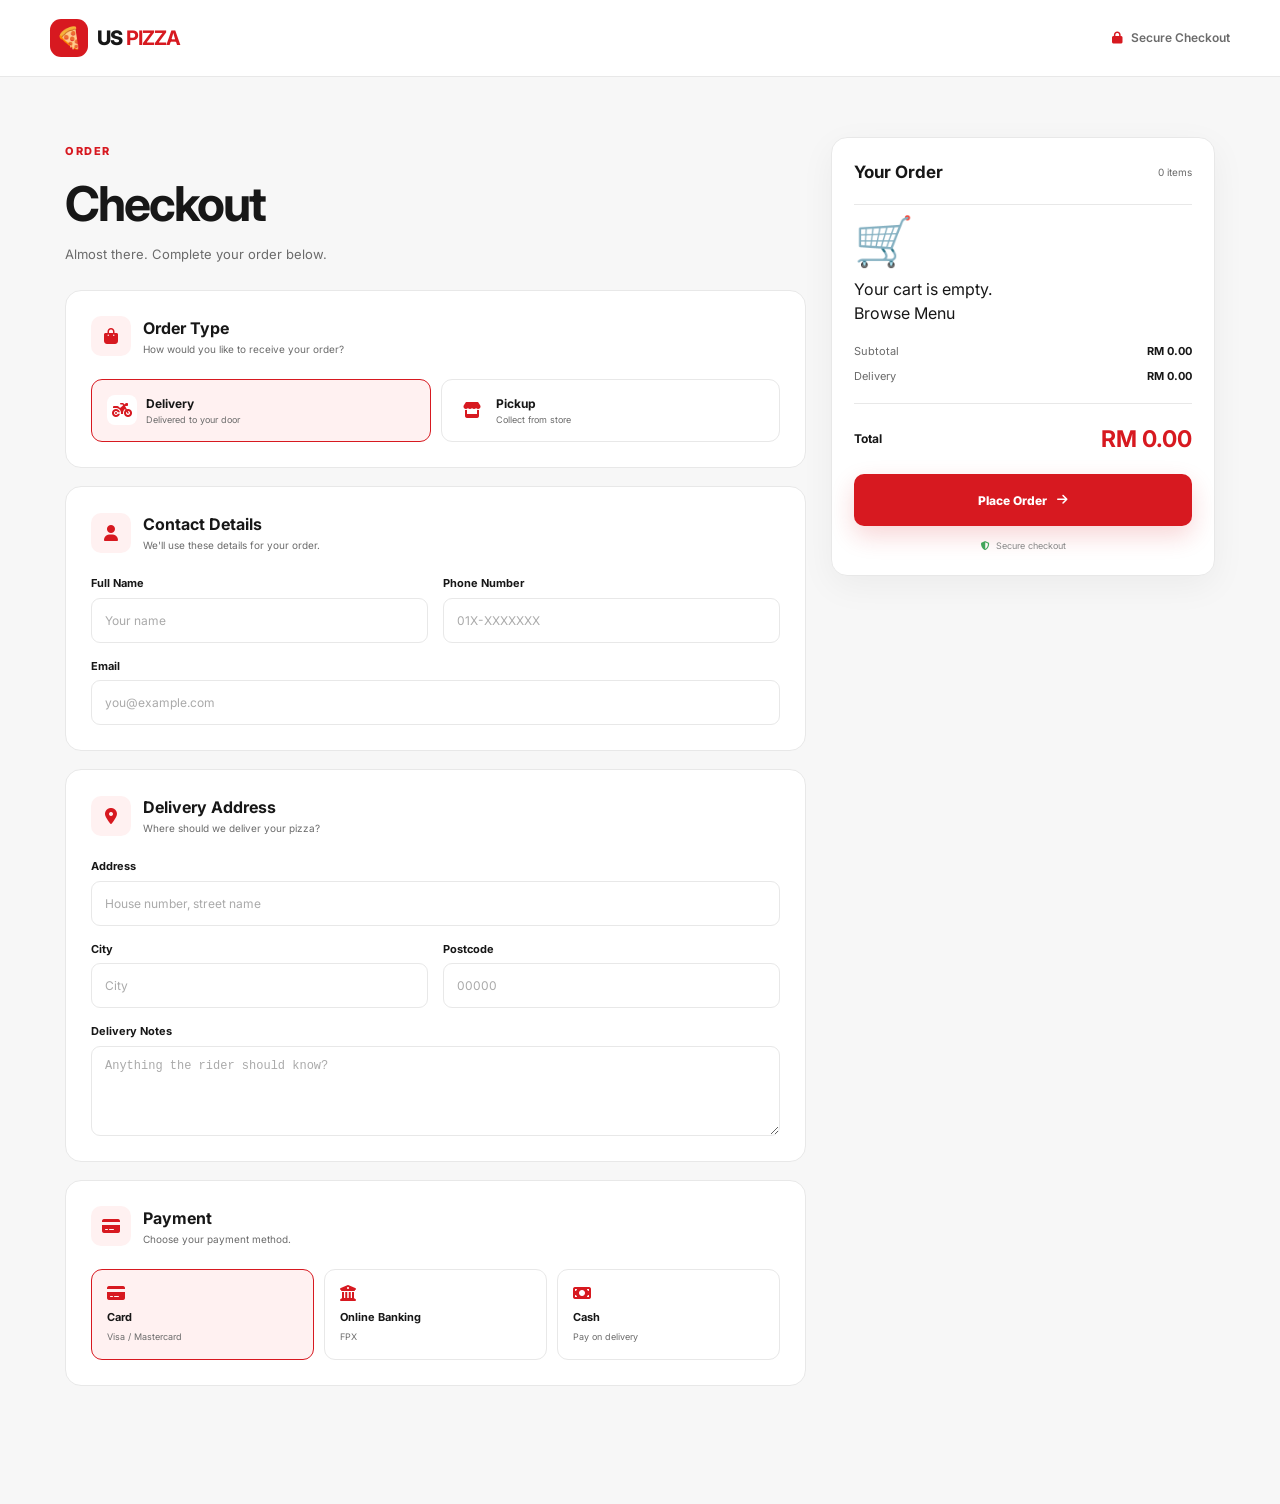
<file: checkout.html>
<!DOCTYPE html>
<html lang="en">

<head>

    <meta charset="UTF-8">

    <meta
        name="viewport"
        content="width=device-width, initial-scale=1.0"
    >

    <title>Checkout | US Pizza</title>

    <link rel="stylesheet" href="css/style.css">

    <link
        rel="preconnect"
        href="https://fonts.googleapis.com"
    >

    <link
        rel="preconnect"
        href="https://fonts.gstatic.com"
        crossorigin
    >

    <link
        href="https://fonts.googleapis.com/css2?family=Inter:wght@400;500;600;700;800;900&display=swap"
        rel="stylesheet"
    >

    <link
        rel="stylesheet"
        href="https://cdnjs.cloudflare.com/ajax/libs/font-awesome/6.5.2/css/all.min.css"
    >

</head>


<body>


<!-- ================= NAVBAR ================= -->

<header class="navbar">

    <div class="nav-container">

        <a href="index.html" class="logo">

            <span class="logo-mark">🍕</span>

            <span>
                US <strong>PIZZA</strong>
            </span>

        </a>


        <div class="checkout-nav">

            <i class="fa-solid fa-lock"></i>

            Secure Checkout

        </div>

    </div>

</header>



<!-- ================= CHECKOUT ================= -->

<main class="checkout-page">


    <div class="checkout-container">


        <!-- LEFT -->

        <section class="checkout-main">


            <div class="checkout-title">

                <span class="section-label">
                    ORDER
                </span>

                <h1>
                    Checkout
                </h1>

                <p>
                    Almost there. Complete your order below.
                </p>

            </div>



            <!-- ORDER TYPE -->

            <div class="checkout-card">

                <div class="checkout-card-title">

                    <div>

                        <span class="checkout-icon">
                            <i class="fa-solid fa-bag-shopping"></i>
                        </span>

                        <div>

                            <h2>
                                Order Type
                            </h2>

                            <p>
                                How would you like to receive your order?
                            </p>

                        </div>

                    </div>

                </div>


                <div class="order-type">

                    <label class="order-type-option">

                        <input
                            type="radio"
                            name="orderType"
                            value="delivery"
                            checked
                        >

                        <span>

                            <i class="fa-solid fa-motorcycle"></i>

                            <strong>
                                Delivery
                            </strong>

                            <small>
                                Delivered to your door
                            </small>

                        </span>

                    </label>


                    <label class="order-type-option">

                        <input
                            type="radio"
                            name="orderType"
                            value="pickup"
                        >

                        <span>

                            <i class="fa-solid fa-store"></i>

                            <strong>
                                Pickup
                            </strong>

                            <small>
                                Collect from store
                            </small>

                        </span>

                    </label>

                </div>

            </div>



            <!-- CUSTOMER DETAILS -->

            <div class="checkout-card">

                <div class="checkout-card-title">

                    <div>

                        <span class="checkout-icon">
                            <i class="fa-solid fa-user"></i>
                        </span>

                        <div>

                            <h2>
                                Contact Details
                            </h2>

                            <p>
                                We'll use these details for your order.
                            </p>

                        </div>

                    </div>

                </div>


                <div class="form-grid">

                    <div class="form-group">

                        <label>
                            Full Name
                        </label>

                        <input
                            type="text"
                            id="customerName"
                            placeholder="Your name"
                        >

                    </div>


                    <div class="form-group">

                        <label>
                            Phone Number
                        </label>

                        <input
                            type="tel"
                            id="customerPhone"
                            placeholder="01X-XXXXXXX"
                        >

                    </div>


                    <div class="form-group full">

                        <label>
                            Email
                        </label>

                        <input
                            type="email"
                            id="customerEmail"
                            placeholder="you@example.com"
                        >

                    </div>

                </div>

            </div>



            <!-- ADDRESS -->

<div class="checkout-card" id="deliveryAddress">

    <div class="checkout-card-title">

        <div>

            <span class="checkout-icon">
                <i class="fa-solid fa-location-dot"></i>
            </span>

            <div>
                <h2>Delivery Address</h2>

                <p>
                    Where should we deliver your pizza?
                </p>
            </div>

        </div>

    </div>

    <div class="form-grid">

                    <div class="form-group full">

                        <label>
                            Address
                        </label>

                        <input
                            type="text"
                            id="address"
                            placeholder="House number, street name"
                        >

                    </div>


                    <div class="form-group">

                        <label>
                            City
                        </label>

                        <input
                            type="text"
                            id="city"
                            placeholder="City"
                        >

                    </div>


                    <div class="form-group">

                        <label>
                            Postcode
                        </label>

                        <input
                            type="text"
                            id="postcode"
                            placeholder="00000"
                        >

                    </div>


                    <div class="form-group full">

                        <label>
                            Delivery Notes
                        </label>

                        <textarea
                            id="deliveryNotes"
                            placeholder="Anything the rider should know?"
                        ></textarea>

                    </div>

                </div>

            </div>



            <!-- PAYMENT -->

            <div class="checkout-card">

                <div class="checkout-card-title">

                    <div>

                        <span class="checkout-icon">
                            <i class="fa-solid fa-credit-card"></i>
                        </span>

                        <div>

                            <h2>
                                Payment
                            </h2>

                            <p>
                                Choose your payment method.
                            </p>

                        </div>

                    </div>

                </div>


                <div class="payment-options">

                    <label class="payment-option">

                        <input
                            type="radio"
                            name="payment"
                            value="card"
                            checked
                        >

                        <span>

                            <i class="fa-solid fa-credit-card"></i>

                            <strong>
                                Card
                            </strong>

                            <small>
                                Visa / Mastercard
                            </small>

                        </span>

                    </label>


                    <label class="payment-option">

                        <input
                            type="radio"
                            name="payment"
                            value="online"
                        >

                        <span>

                            <i class="fa-solid fa-building-columns"></i>

                            <strong>
                                Online Banking
                            </strong>

                            <small>
                                FPX
                            </small>

                        </span>

                    </label>


                    <label class="payment-option">

                        <input
                            type="radio"
                            name="payment"
                            value="cash"
                        >

                        <span>

                            <i class="fa-solid fa-money-bill"></i>

                            <strong>
                                Cash
                            </strong>

                            <small>
                                Pay on delivery
                            </small>

                        </span>

                    </label>

                </div>

            </div>


        </section>



        <!-- RIGHT -->

        <aside class="checkout-summary">


            <div class="summary-card">

                <div class="summary-header">

                    <h2>
                        Your Order
                    </h2>

                    <span id="summaryItemCount">
                        0 items
                    </span>

                </div>


                <div
                    class="checkout-items"
                    id="checkoutItems"
                >

                    <div class="checkout-empty">

                        <span>🛒</span>

                        <p>
                            Your cart is empty.
                        </p>

                        <a href="index.html#menu">
                            Browse Menu
                        </a>

                    </div>

                </div>


                <div class="summary-lines">

                    <div>

                        <span>
                            Subtotal
                        </span>

                        <strong id="checkoutSubtotal">
                            RM 0.00
                        </strong>

                    </div>


                    <div>

                        <span>
                            Delivery
                        </span>

                        <strong id="checkoutDelivery">
                            RM 0.00
                        </strong>

                    </div>

                </div>


                <div class="summary-total">

                    <span>
                        Total
                    </span>

                    <strong id="checkoutTotal">
                        RM 0.00
                    </strong>

                </div>


                <button
                    class="place-order-btn"
                    id="placeOrder"
                >

                    Place Order

                    <i class="fa-solid fa-arrow-right"></i>

                </button>


                <div class="secure-message">

                    <i class="fa-solid fa-shield-halved"></i>

                    Secure checkout

                </div>

            </div>


        </aside>


    </div>

</main>

<!-- ================= ORDER SUCCESS ================= -->

<div
    class="order-success-overlay"
    id="orderSuccess"
>

    <div class="order-success-card">

        <div class="success-icon">
            <i class="fa-solid fa-check"></i>
        </div>


        <span class="success-label">
            ORDER CONFIRMED
        </span>


        <h1>
            Your Pizza Is On The Way! 🍕
        </h1>


        <p class="success-message">
            Thanks, <strong id="successCustomerName">Xavier</strong>!
            Your order has been received and is being prepared.
        </p>


        <div class="success-order-number">

            <span>
                Order Number
            </span>

            <strong id="successOrderNumber">
                #US00000
            </strong>

        </div>


        <div
            class="success-items"
            id="successOrderItems"
        >
            <!-- Order items will appear here -->
        </div>


        <div class="success-total">

            <span>
                Total
            </span>

            <strong id="successOrderTotal">
                RM 0.00
            </strong>

        </div>


        <div class="success-info">

            <div>

                <i class="fa-solid fa-truck"></i>

                <span id="successOrderType">
                    Delivery
                </span>

            </div>


            <div>

                <i class="fa-regular fa-clock"></i>

                <span id="successEstimate">
                    Estimated delivery: 30–45 minutes
                </span>

            </div>

        </div>


        <div class="success-actions">

            <a
                href="orders.html"
                class="success-orders-btn"
            >
                <i class="fa-solid fa-box"></i>
                View My Orders
            </a>


            <a
                href="index.html"
                class="success-home-btn"
            >
                Back to Home
            </a>

        </div>

    </div>

</div>



<!-- ================= ORDER SUCCESS ================= -->

<div class="order-success-overlay" id="orderSuccess">

    <div class="order-success-card">

        <div class="success-icon">
            ✓
        </div>

        <h2>Order Confirmed!</h2>

        <p class="success-message">
            Thank you for your order!
        </p>

        <div class="order-number">
            Order <strong id="successOrderNumber">#US00000</strong>
        </div>

        <div class="success-order-details" id="successOrderDetails">
            <!-- Order items will appear here -->
        </div>

        <div class="success-total">
            <span>Total</span>
            <strong id="successOrderTotal">RM 0.00</strong>
        </div>

        <div class="delivery-estimate">

            <strong id="successOrderType">
                Estimated delivery
            </strong>

            <span id="successEstimate">
                30–45 minutes
            </span>

        </div>

        <button
            class="back-home-btn"
            id="backHome"
            type="button"
        >
            Back to Home
        </button>

    </div>

</div>

<!-- ================= JAVASCRIPT ================= -->

<script src="js/checkout.js"></script>

</body>
</html>
</file>
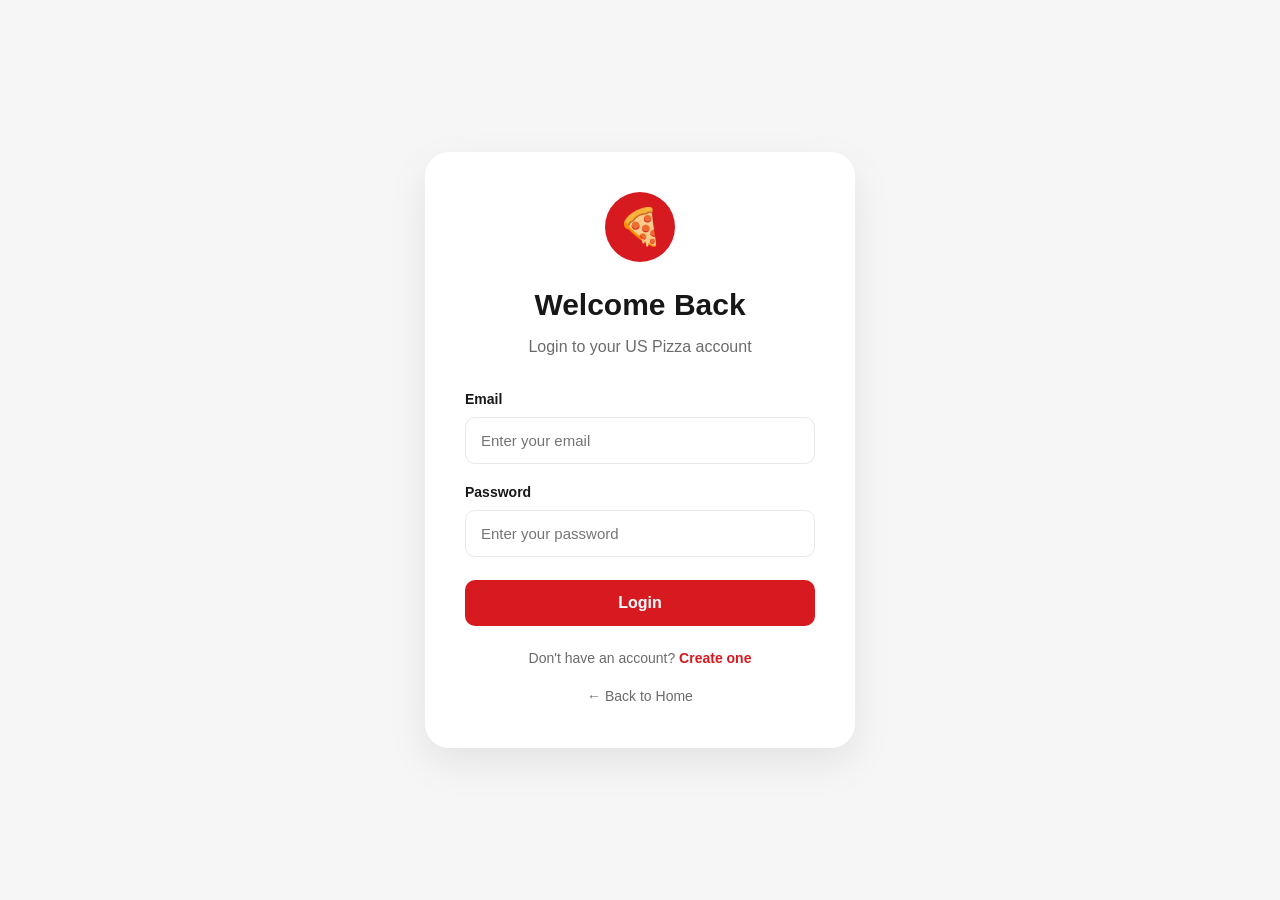
<file: login.html>
<!DOCTYPE html>
<html lang="en">

<head>

    <meta charset="UTF-8">

    <meta
        name="viewport"
        content="width=device-width, initial-scale=1.0"
    >

    <title>Login | US Pizza</title>

    <link
        rel="stylesheet"
        href="css/style.css"
    >

</head>

<body>

    <main class="auth-page">

        <div class="auth-card">

            <div class="auth-logo">
                🍕
            </div>

            <h1>Welcome Back</h1>

            <p class="auth-subtitle">
                Login to your US Pizza account
            </p>

            <form id="loginForm">
            <div class="auth-message" id="authMessage"></div>
                <div class="auth-field">

                    <label for="loginEmail">
                        Email
                    </label>

                    <input
                        type="email"
                        id="loginEmail"
                        placeholder="Enter your email"
                        required
                    >

                </div>


                <div class="auth-field">

                    <label for="loginPassword">
                        Password
                    </label>

                    <input
                        type="password"
                        id="loginPassword"
                        placeholder="Enter your password"
                        required
                    >

                </div>


                <button
                    type="submit"
                    class="auth-submit"
                >
                    Login
                </button>

            </form>


            <p class="auth-switch">

                Don't have an account?

                <a href="register.html">
                    Create one
                </a>

            </p>


            <a
                href="index.html"
                class="back-home-link"
            >
                ← Back to Home
            </a>

        </div>

    </main>


    <script src="js/auth.js"></script>

</body>

</html>
</file>
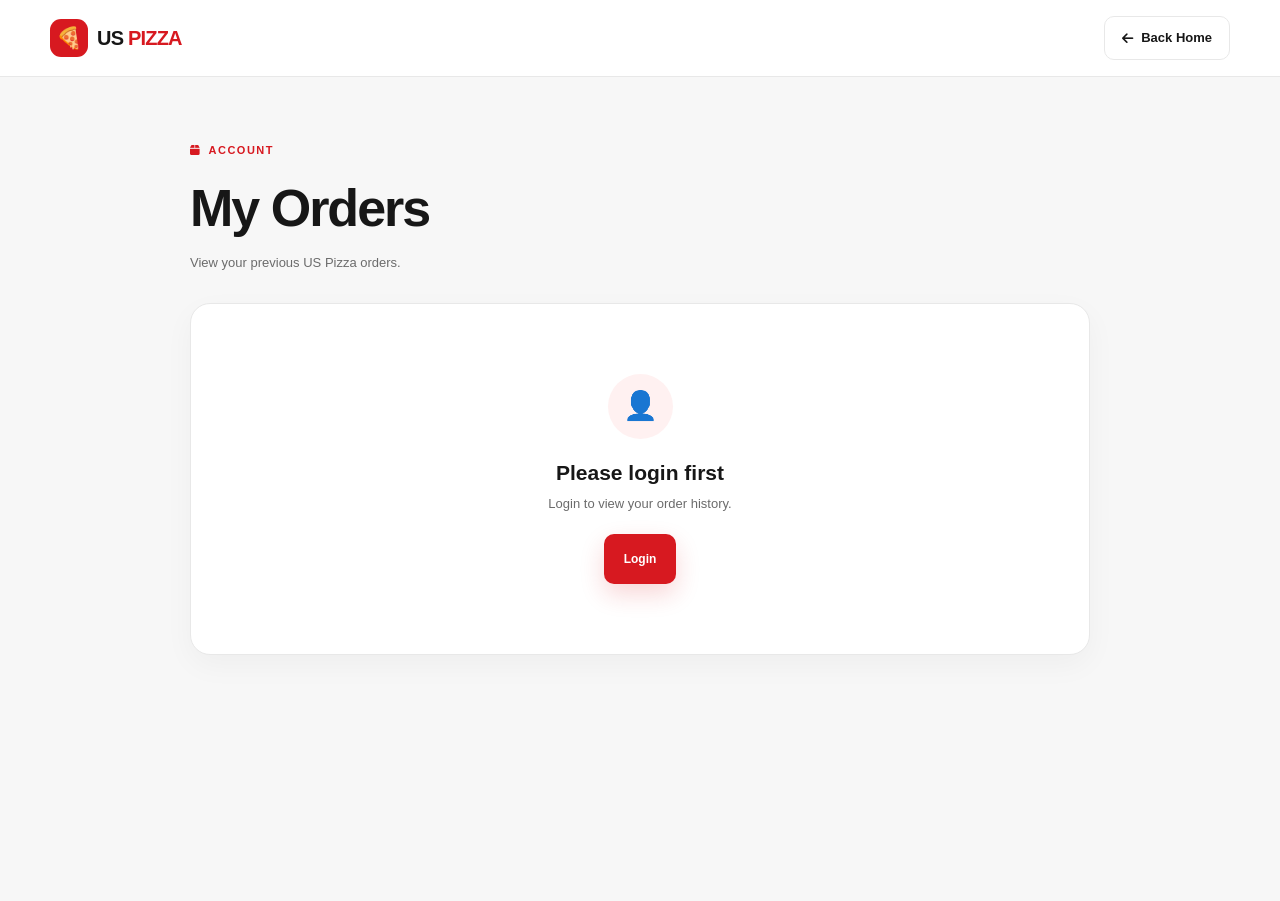
<file: orders.html>
<!DOCTYPE html>
<html lang="en">

<head>

    <meta charset="UTF-8">

    <meta
        name="viewport"
        content="width=device-width, initial-scale=1.0"
    >

    <title>My Orders | US Pizza</title>

    <link
        rel="stylesheet"
        href="css/style.css"
    >

    <link
        rel="stylesheet"
        href="https://cdnjs.cloudflare.com/ajax/libs/font-awesome/6.5.2/css/all.min.css"
    >

</head>


<body>

    <!-- NAVBAR -->

    <header class="navbar">

        <div class="nav-container">

            <a
                href="index.html"
                class="logo"
            >
                <span class="logo-mark">🍕</span>

                <span>
                    US <strong>PIZZA</strong>
                </span>
            </a>


            <a
                href="index.html"
                class="login-btn"
            >
                <i class="fa-solid fa-arrow-left"></i>
                Back Home
            </a>

        </div>

    </header>


    <!-- ORDERS -->

    <main class="orders-page">

        <div class="orders-container">

            <div class="orders-heading">

                <span class="section-label">
                    <i class="fa-solid fa-box"></i>
                    ACCOUNT
                </span>

                <h1>My Orders</h1>

                <p>
                    View your previous US Pizza orders.
                </p>

            </div>


            <div
                class="orders-list"
                id="ordersList"
            >

                <!-- Orders will appear here -->

            </div>

        </div>

    </main>


    <script src="js/orders.js"></script>

</body>

</html>
</file>
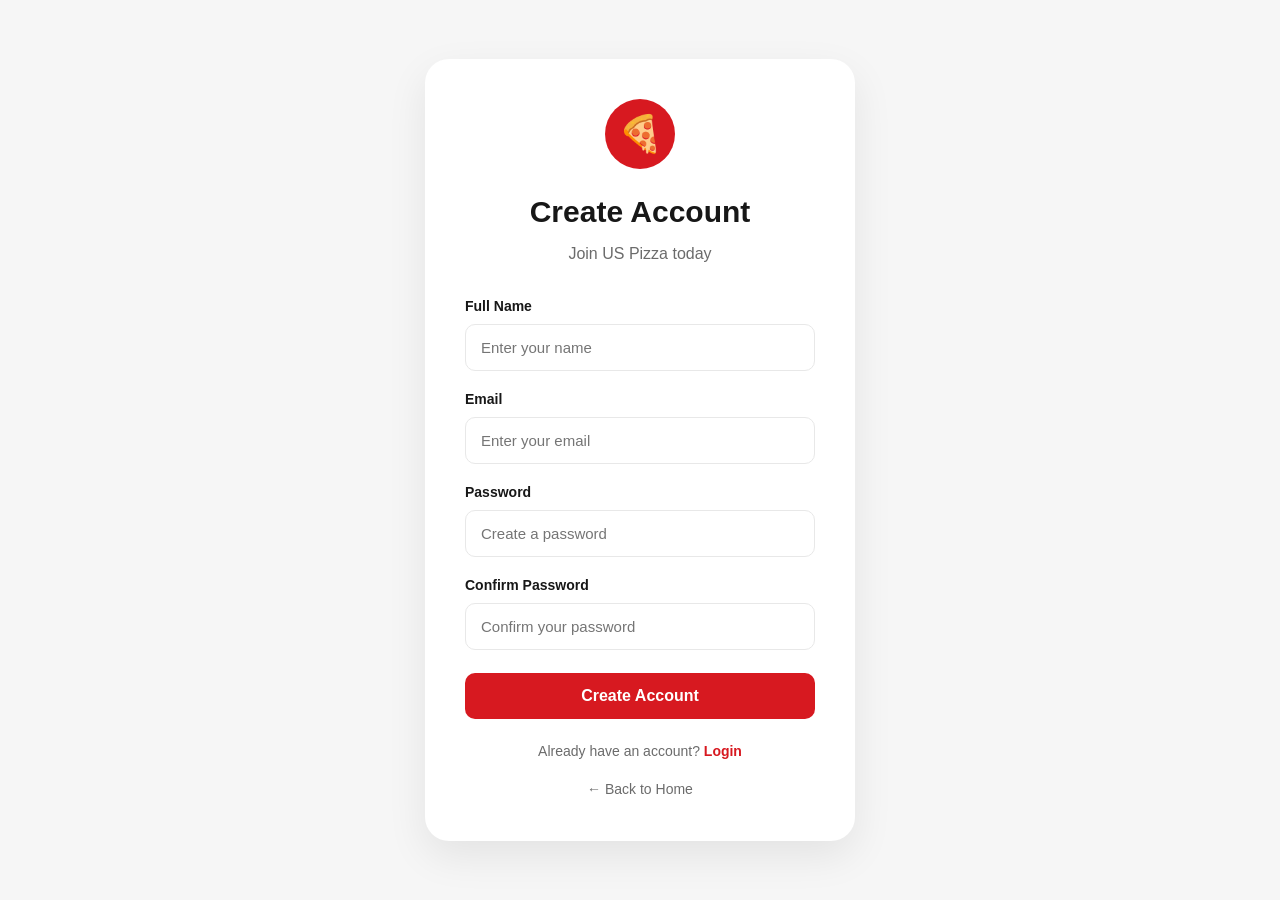
<file: register.html>
<!DOCTYPE html>
<html lang="en">

<head>

    <meta charset="UTF-8">

    <meta
        name="viewport"
        content="width=device-width, initial-scale=1.0"
    >

    <title>Register | US Pizza</title>

    <link
        rel="stylesheet"
        href="css/style.css"
    >

</head>

<body>

    <main class="auth-page">

        <div class="auth-card">

            <div class="auth-logo">
                🍕
            </div>

            <h1>Create Account</h1>

            <p class="auth-subtitle">
                Join US Pizza today
            </p>


            <form id="registerForm">

                <div class="auth-field">

                    <label for="registerName">
                        Full Name
                    </label>

                    <input
                        type="text"
                        id="registerName"
                        placeholder="Enter your name"
                        required
                    >

                </div>


                <div class="auth-field">

                    <label for="registerEmail">
                        Email
                    </label>

                    <input
                        type="email"
                        id="registerEmail"
                        placeholder="Enter your email"
                        required
                    >

                </div>


                <div class="auth-field">

                    <label for="registerPassword">
                        Password
                    </label>

                    <input
                        type="password"
                        id="registerPassword"
                        placeholder="Create a password"
                        required
                    >

                </div>


                <div class="auth-field">

                    <label for="registerConfirmPassword">
                        Confirm Password
                    </label>

                    <input
                        type="password"
                        id="registerConfirmPassword"
                        placeholder="Confirm your password"
                        required
                    >

                </div>


                <button
                    type="submit"
                    class="auth-submit"
                >
                    Create Account
                </button>

            </form>


            <p class="auth-switch">

                Already have an account?

                <a href="login.html">
                    Login
                </a>

            </p>


            <a
                href="index.html"
                class="back-home-link"
            >
                ← Back to Home
            </a>

        </div>

    </main>


    <script src="js/auth.js"></script>

</body>

</html>
</file>
<file: css/style.css>
/* =========================================================
   US PIZZA — MAIN STYLES
   ========================================================= */

:root {
    --red: #d71920;
    --dark-red: #b51016;
    --light-red: #fff1f1;
    --white: #ffffff;
    --black: #171717;
    --gray: #6b6b6b;
    --light-gray: #f6f6f6;
    --border: #e8e8e8;
    --shadow: 0 15px 40px rgba(0, 0, 0, 0.08);
    --radius: 18px;
}

* {
    margin: 0;
    padding: 0;
    box-sizing: border-box;
}

html {
    scroll-behavior: smooth;
}

body {
    font-family: "Inter", sans-serif;
    color: var(--black);
    background: var(--white);
    line-height: 1.5;
    overflow-x: hidden;
}

button,
input {
    font-family: inherit;
}

button {
    cursor: pointer;
}

a {
    color: inherit;
    text-decoration: none;
}


/* =========================================================
   NAVBAR
   ========================================================= */

.navbar {
    position: sticky;
    top: 0;
    z-index: 1000;
    background: rgba(255, 255, 255, 0.96);
    border-bottom: 1px solid var(--border);
    backdrop-filter: blur(12px);
}

.nav-container {
    width: min(1180px, calc(100% - 40px));
    height: 76px;
    margin: auto;

    display: flex;
    align-items: center;
    justify-content: space-between;
    gap: 30px;
}

.logo {
    display: flex;
    align-items: center;
    gap: 9px;

    font-size: 20px;
    font-weight: 800;
    letter-spacing: -0.8px;
}

.logo strong {
    color: var(--red);
}

.logo-mark {
    display: grid;
    place-items: center;

    width: 38px;
    height: 38px;

    background: var(--red);
    border-radius: 11px;

    font-size: 21px;
}

.nav-links {
    display: flex;
    align-items: center;
    gap: 32px;
}

.nav-links a {
    position: relative;

    font-size: 14px;
    font-weight: 600;
    color: #444;

    transition: 0.25s ease;
}

.nav-links a:hover {
    color: var(--red);
}

.nav-links a::after {
    content: "";

    position: absolute;
    left: 0;
    bottom: -7px;

    width: 0;
    height: 2px;

    background: var(--red);

    transition: 0.25s ease;
}

.nav-links a:hover::after {
    width: 100%;
}

.nav-actions {
    display: flex;
    align-items: center;
    gap: 12px;
}

.login-btn {
    display: flex;
    align-items: center;
    gap: 8px;

    padding: 11px 17px;

    border: 1px solid var(--border);
    border-radius: 10px;

    font-size: 13px;
    font-weight: 700;

    transition: 0.25s ease;
}

.login-btn:hover {
    border-color: var(--red);
    color: var(--red);
}

.cart-btn {
    position: relative;

    width: 43px;
    height: 43px;

    border: none;
    border-radius: 11px;

    color: var(--white);
    background: var(--red);

    transition: 0.25s ease;
}

.cart-btn:hover {
    background: var(--dark-red);
    transform: translateY(-2px);
}

.cart-count {
    position: absolute;
    top: -6px;
    right: -6px;

    min-width: 19px;
    height: 19px;

    padding: 0 5px;

    display: grid;
    place-items: center;

    background: var(--black);
    color: var(--white);

    border-radius: 50%;

    font-size: 10px;
    font-weight: 800;
}

.menu-toggle {
    display: none;

    width: 43px;
    height: 43px;

    border: 1px solid var(--border);
    border-radius: 10px;

    background: white;
}


/* =========================================================
   MOBILE MENU
   ========================================================= */

.mobile-menu {
    display: none;

    position: fixed;
    top: 76px;
    left: 0;
    right: 0;

    z-index: 999;

    padding: 20px;

    background: white;
    border-bottom: 1px solid var(--border);

    box-shadow: var(--shadow);
}

.mobile-menu.open {
    display: flex;
    flex-direction: column;
    gap: 5px;
}

.mobile-menu a {
    padding: 13px;
    border-radius: 9px;

    font-weight: 600;
}

.mobile-menu a:hover {
    background: var(--light-red);
    color: var(--red);
}

.mobile-login {
    margin-top: 10px;

    text-align: center;

    color: white !important;
    background: var(--red);
}


/* =========================================================
   HERO
   ========================================================= */

.hero {
    position: relative;

    min-height: 650px;

    width: min(1180px, calc(100% - 40px));
    margin: auto;

    display: grid;
    grid-template-columns: 1.05fr 0.95fr;
    align-items: center;

    gap: 50px;
}

.hero::before {
    content: "";

    position: absolute;

    width: 500px;
    height: 500px;

    top: -180px;
    left: -300px;

    border-radius: 50%;

    background: var(--light-red);

    z-index: -1;
}

.hero-content {
    padding: 70px 0;
}

.hero-label,
.section-label {
    display: inline-flex;
    align-items: center;
    gap: 7px;

    color: var(--red);

    font-size: 11px;
    font-weight: 800;

    letter-spacing: 1.5px;
}

.hero h1 {
    max-width: 650px;

    margin: 18px 0;

    font-size: clamp(48px, 6vw, 78px);
    line-height: 0.98;

    letter-spacing: -4px;
    font-weight: 900;
}

.hero h1 span {
    color: var(--red);
}

.hero p {
    max-width: 530px;

    color: var(--gray);

    font-size: 16px;
    line-height: 1.8;
}

.hero-buttons {
    display: flex;
    gap: 12px;

    margin-top: 32px;
}

.primary-btn,
.secondary-btn {
    display: inline-flex;
    align-items: center;
    justify-content: center;
    gap: 10px;

    min-height: 50px;
    padding: 0 22px;

    border-radius: 11px;

    font-size: 13px;
    font-weight: 800;

    transition: 0.25s ease;
}

.primary-btn {
    color: white;
    background: var(--red);
    box-shadow: 0 10px 25px rgba(215, 25, 32, 0.22);
}

.primary-btn:hover {
    background: var(--dark-red);
    transform: translateY(-3px);
}

.secondary-btn {
    border: 1px solid var(--border);
    background: white;
}

.secondary-btn:hover {
    color: var(--red);
    border-color: var(--red);
}

.hero-info {
    display: flex;
    gap: 35px;

    margin-top: 45px;
}

.hero-info div {
    display: flex;
    flex-direction: column;
}

.hero-info strong {
    font-size: 22px;
}

.hero-info span {
    margin-top: 2px;

    color: var(--gray);

    font-size: 11px;
}


/* =========================================================
   HERO VISUAL
   ========================================================= */

.hero-visual {
    position: relative;

    min-height: 500px;

    display: grid;
    place-items: center;
}

.hero-circle {
    position: absolute;

    .hero-circle {
    width: 470px;
    height: 470px;
}

    border-radius: 50%;

    background:
        radial-gradient(
            circle at 50% 45%,
            #fff5f5 0%,
            #ffe2e2 45%,
            #ffd2d2 100%
        );

    border: 18px solid #ffe8e8;

    box-shadow:
        0 25px 70px rgba(215, 25, 32, 0.10),
        0 0 90px rgba(215, 25, 32, 0.08);
}


.hero-pizza {
    position: relative;
    z-index: 2;

    width: 370px;
    height: 370px;

    border-radius: 50%;
    overflow: hidden;

    background: #d71920;

    box-shadow:
        0 35px 80px rgba(0, 0, 0, 0.24),
        0 15px 35px rgba(215, 25, 32, 0.18),
        inset 0 0 0 7px rgba(255, 255, 255, 0.16);

    animation: floatPizza 4s ease-in-out infinite;

    transition:
        transform 0.4s ease,
        box-shadow 0.4s ease;
}


/* Premium lighting over the pizza */
.hero-pizza::after {
    content: "";

    position: absolute;
    inset: 0;

    border-radius: 50%;

    background:
        radial-gradient(
            circle at 32% 22%,
            rgba(255,255,255,0.20),
            transparent 28%
        ),
        linear-gradient(
            135deg,
            rgba(255,255,255,0.08),
            transparent 45%,
            rgba(0,0,0,0.12)
        );

    pointer-events: none;

    z-index: 2;
}


.hero-pizza img {
    width: 100%;
    height: 100%;

    display: block;

    object-fit: cover;
    object-position: center;

    transform: scale(1.06);

    filter:
        saturate(1.12)
        contrast(1.06)
        brightness(1.02);

    transition:
        transform 0.5s ease,
        filter 0.5s ease;
}


.hero-pizza:hover {
    box-shadow:
        0 45px 100px rgba(0, 0, 0, 0.28),
        0 20px 50px rgba(215, 25, 32, 0.24),
        inset 0 0 0 7px rgba(255, 255, 255, 0.18);
}


.hero-pizza:hover img {
    transform: scale(1.11);
    filter:
        saturate(1.18)
        contrast(1.08)
        brightness(1.04);
}

@keyframes floatPizza {
    0%,
    100% {
        transform: translateY(0) rotate(-3deg);
    }

    50% {
        transform: translateY(-12px) rotate(3deg);
    }
}

.floating-card {
    position: absolute;
    z-index: 4;

    display: flex;
    align-items: center;
    gap: 12px;

    padding: 13px 16px;

    background: white;
    border-radius: 14px;

    box-shadow: var(--shadow);

    animation: floatCard 4s ease-in-out infinite;
}

.floating-card i {
    width: 36px;
    height: 36px;

    display: grid;
    place-items: center;

    border-radius: 10px;

    color: var(--red);
    background: var(--light-red);
}

.floating-card div {
    display: flex;
    flex-direction: column;
}

.floating-card strong {
    font-size: 12px;
}

.floating-card span {
    color: var(--gray);
    font-size: 10px;
}

.card-one {
    top: 80px;
    left: 0;
}

.card-two {
    right: -10px;
    bottom: 85px;

    animation-delay: 1s;
}

@keyframes floatCard {
    0%,
    100% {
        transform: translateY(0);
    }

    50% {
        transform: translateY(-8px);
    }
}


/* =========================================================
   AI FINDER
   ========================================================= */

.ai-section {
    padding: 100px 20px;

    background: #111;
    color: white;
}

.ai-container {
    width: min(900px, 100%);
    margin: auto;
}

.ai-heading {
    text-align: center;
}

.ai-heading .section-label {
    color: #ff5358;
}

.ai-heading h2 {
    margin: 12px 0;

    font-size: clamp(32px, 5vw, 50px);
    letter-spacing: -2px;
}

.ai-heading p {
    color: #aaa;
}

.ai-box {
    margin-top: 40px;

    overflow: hidden;

    background: #1b1b1b;

    border: 1px solid #303030;
    border-radius: 20px;

    box-shadow: 0 30px 80px rgba(0, 0, 0, 0.3);
}

.ai-top {
    display: flex;
    align-items: center;
    gap: 12px;

    padding: 18px 20px;

    border-bottom: 1px solid #303030;
}

.ai-avatar {
    width: 42px;
    height: 42px;

    display: grid;
    place-items: center;

    border-radius: 12px;

    background: var(--red);
}

.ai-top div:last-child {
    display: flex;
    flex-direction: column;
}

.ai-top strong {
    font-size: 13px;
}

.ai-top span {
    color: #858585;
    font-size: 10px;
}

.ai-message {
    min-height: 220px;
    padding: 25px;
}

.ai-bubble {
    width: fit-content;
    max-width: 80%;

    padding: 13px 16px;

    border-radius: 14px 14px 14px 3px;

    background: #292929;

    font-size: 13px;
}

.suggestions {
    display: flex;
    flex-wrap: wrap;
    gap: 8px;

    margin-top: 18px;
}

.suggestion {
    padding: 10px 13px;

    color: #ddd;
    background: #222;

    border: 1px solid #353535;
    border-radius: 9px;

    font-size: 11px;

    transition: 0.2s ease;
}

.suggestion:hover {
    color: white;
    background: var(--red);
    border-color: var(--red);
}

.ai-input {
    display: flex;
    gap: 10px;

    padding: 15px;

    border-top: 1px solid #303030;
}

.ai-input input {
    flex: 1;

    height: 48px;

    padding: 0 15px;

    color: white;
    background: #242424;

    border: 1px solid #363636;
    border-radius: 10px;

    outline: none;
}

.ai-input input:focus {
    border-color: var(--red);
}

.ai-input button {
    width: 48px;
    height: 48px;

    border: none;
    border-radius: 10px;

    color: white;
    background: var(--red);

    transition: 0.2s ease;
}

.ai-input button:hover {
    background: var(--dark-red);
}


/* =========================================================
   COMMON SECTIONS
   ========================================================= */

.section-container {
    width: min(1180px, calc(100% - 40px));
    margin: auto;
}

.categories,
.menu-section {
    padding: 95px 0;
}

.categories {
    background: #fafafa;
}

.section-heading {
    display: flex;
    align-items: flex-end;
    justify-content: space-between;

    margin-bottom: 35px;
}

.section-heading h2 {
    margin-top: 6px;

    font-size: clamp(28px, 4vw, 42px);
    letter-spacing: -1.7px;
}

.view-all {
    display: flex;
    align-items: center;
    gap: 8px;

    color: var(--red);

    font-size: 12px;
    font-weight: 800;
}


/* =========================================================
   CATEGORIES
   ========================================================= */

.category-grid {
    display: grid;
    grid-template-columns: repeat(5, 1fr);
    gap: 14px;
}

.category-card {
    min-height: 135px;

    display: flex;
    flex-direction: column;
    align-items: center;
    justify-content: center;
    gap: 10px;

    background: white;

    border: 1px solid var(--border);
    border-radius: var(--radius);

    transition: 0.25s ease;
}

.category-card span {
    font-size: 42px;
}

.category-card strong {
    font-size: 13px;
}

.category-card:hover,
.category-card.active {
    color: white;
    background: var(--red);
    border-color: var(--red);

    transform: translateY(-5px);

    box-shadow: 0 15px 30px rgba(215, 25, 32, 0.18);
}


/* =========================================================
   PRODUCTS
   ========================================================= */

.product-grid {
    display: grid;
    grid-template-columns: repeat(4, 1fr);
    gap: 18px;
}

/* =========================================================
   PREMIUM PRODUCT CARDS
   ========================================================= */

.product-card {
    overflow: hidden;

    background: #fff;

    border: 1px solid #eeeeee;
    border-radius: 20px;

    box-shadow:
        0 8px 25px rgba(0, 0, 0, 0.05);

    transition:
        transform 0.35s ease,
        box-shadow 0.35s ease,
        border-color 0.35s ease;
}


.product-card:hover {
    transform: translateY(-8px);

    border-color: rgba(215, 25, 32, 0.12);

    box-shadow:
        0 22px 50px rgba(0, 0, 0, 0.11),
        0 8px 20px rgba(215, 25, 32, 0.07);
}


/* PRODUCT IMAGE */

.product-image {
    position: relative;

    height: 280px;

    display: grid;
    place-items: center;

    overflow: hidden;

    background: #f5f5f5;
}


/* IMAGE CONTAINER */

.pizza-placeholder {
    width: 100%;
    height: 100%;

    display: grid;
    place-items: center;

    overflow: hidden;

    transition: transform 0.45s ease;
}


/* ACTUAL FOOD IMAGE */

.pizza-placeholder img {
    width: 100%;
    height: 100%;

    display: block;

    object-fit: cover;
    object-position: center;

    transform: scale(1.01);

    filter:
        saturate(1.08)
        contrast(1.03)
        brightness(1.02);

    transition:
        transform 0.55s ease,
        filter 0.55s ease;
}

/* =========================================================
   PRODUCT IMAGE FRAMING
   ========================================================= */

/* BEEF PEPPERONI */
.product-card:has([data-product="Beef Pepperoni"]) .pizza-placeholder img {
    object-position: center 55%;
}


/* CHICKEN SUPREME */
.product-card:has([data-product="Chicken Supreme"]) .pizza-placeholder img {
    object-position: center 50%;
}


/* SPICY CHICKEN */
.product-card:has([data-product="Spicy Chicken"]) .pizza-placeholder img {
    object-position: center 50%;
}


/* CHEESE LOVERS */
.product-card:has([data-product="Cheese Lovers"]) .pizza-placeholder img {
    object-position: center 50%;
}


/* =========================================================
   DRINKS
   ========================================================= */

/* COCA-COLA */
.product-card:has([data-product="Coca-Cola"]) .pizza-placeholder img {
    object-position: center 45%;
}


/* ICED LEMON TEA */
.product-card:has([data-product="Iced Lemon Tea"]) .pizza-placeholder img {
    object-position: center 50%;
}


/* ORANGE JUICE */
.product-card:has([data-product="Orange Juice"]) .pizza-placeholder img {
    object-position: center 50%;
}


/* MINERAL WATER */
.product-card:has([data-product="Mineral Water"]) .pizza-placeholder img {
    object-position: center 50%;
}

/* HOVER IMAGE */

.product-card:hover .pizza-placeholder img {
    transform: scale(1.09);

    filter:
        saturate(1.14)
        contrast(1.05)
        brightness(1.03);
}


/* IMAGE DEPTH */

.product-card:hover .pizza-placeholder {
    transform: scale(1.015);
}

.product-card:hover .pizza-placeholder img {
    transform: scale(1.06);
}

.product-card:hover .pizza-placeholder {
    transform: scale(1.08) rotate(4deg);
}

.popular-badge,
.spicy-badge {
    position: absolute;

    top: 14px;
    left: 14px;

    padding: 7px 11px;

    border-radius: 999px;

    color: white;

    font-size: 8px;
    font-weight: 800;

    letter-spacing: 0.7px;

    z-index: 3;

    box-shadow:
        0 5px 15px rgba(0, 0, 0, 0.12);
}


.popular-badge {
    background: var(--red);
}


.spicy-badge {
    background: #181818;
}
.heart-btn {
    position: absolute;
    top: 12px;
    right: 12px;

    width: 34px;
    height: 34px;

    border: none;
    border-radius: 50%;

    background: white;

    box-shadow: 0 5px 15px rgba(0, 0, 0, 0.08);

    transition: 0.2s ease;
}

.heart-btn:hover {
    color: var(--red);
    transform: scale(1.08);
}

.product-info {
    padding: 20px;
}

.rating {
    color: #f5a623;

    font-size: 11px;
    font-weight: 800;
}

.rating span {
    color: #999;
    font-weight: 500;
}

.product-info h3 {
    margin-top: 8px;

    font-size: 17px;
    letter-spacing: -0.4px;
}

.product-info p {
    min-height: 55px;

    margin-top: 7px;

    color: var(--gray);

    font-size: 11px;
    line-height: 1.6;
}

.product-bottom {
    display: flex;
    align-items: center;
    justify-content: space-between;

    margin-top: 15px;
}

.product-bottom strong {
    font-size: 13px;
}

.add-cart-btn {
    width: 38px;
    height: 38px;

    border: none;
    border-radius: 10px;

    color: white;
    background: var(--red);

    transition: 0.2s ease;
}

.add-cart-btn:hover {
    background: var(--dark-red);
    transform: scale(1.08);
}


/* =========================================================
   DEAL
   ========================================================= */

.deal-section {
    padding: 70px 20px;

    background: var(--red);
    color: white;
}

.deal-container {
    width: min(1100px, 100%);
    min-height: 300px;

    margin: auto;

    display: flex;
    align-items: center;
    justify-content: space-between;

    padding: 40px 60px;

    border-radius: 25px;

    background: var(--dark-red);

    overflow: hidden;
}

.deal-content {
    max-width: 530px;
}

.deal-content .section-label {
    color: white;
}

.deal-content h2 {
    margin: 12px 0;

    font-size: clamp(35px, 5vw, 55px);
    line-height: 1;
    letter-spacing: -2.5px;
}

.deal-content p {
    max-width: 430px;

    color: #ffdede;

    font-size: 14px;
}

.deal-btn {
    margin-top: 25px;

    padding: 13px 19px;

    border: none;
    border-radius: 9px;

    color: var(--red);
    background: white;

    font-size: 12px;
    font-weight: 800;

    transition: 0.2s ease;
}

.deal-btn:hover {
    transform: translateY(-3px);
}

.deal-visual {
    font-size: 190px;

    transform: rotate(-10deg);

    filter: drop-shadow(0 25px 15px rgba(0, 0, 0, 0.2));
}


/* =========================================================
   FOOTER
   ========================================================= */

.footer {
    padding: 60px 0 0;

    background: #111;
    color: white;
}

.footer-container {
    width: min(1180px, calc(100% - 40px));

    margin: auto;

    display: flex;
    justify-content: space-between;

    padding-bottom: 50px;
}

.footer-brand p {
    margin-top: 15px;

    color: #888;

    font-size: 12px;
}

.footer-links {
    display: flex;
    gap: 80px;
}

.footer-links div {
    display: flex;
    flex-direction: column;
    gap: 9px;
}

.footer-links h4 {
    margin-bottom: 7px;

    font-size: 12px;
}

.footer-links a {
    color: #888;

    font-size: 11px;

    transition: 0.2s ease;
}

.footer-links a:hover {
    color: white;
}

.footer-bottom {
    padding: 20px;

    border-top: 1px solid #292929;

    text-align: center;

    color: #666;

    font-size: 10px;
}


/* =========================================================
   CART DRAWER
   ========================================================= */

.cart-drawer {
    position: fixed;

    top: 0;
    right: -430px;

    z-index: 2000;

    width: min(430px, 100%);
    height: 100vh;

    display: flex;
    flex-direction: column;

    background: white;

    box-shadow: -15px 0 50px rgba(0, 0, 0, 0.15);

    transition: right 0.35s ease;
}

.cart-drawer.open {
    right: 0;
}

.cart-header {
    height: 75px;

    display: flex;
    align-items: center;
    justify-content: space-between;

    padding: 0 25px;

    border-bottom: 1px solid var(--border);
}

.cart-header h2 {
    font-size: 20px;
}

.cart-header button {
    width: 38px;
    height: 38px;

    border: none;
    border-radius: 9px;

    background: #f4f4f4;
}

.cart-items {
    flex: 1;

    padding: 20px;

    overflow-y: auto;
}

.empty-cart {
    height: 100%;

    display: flex;
    flex-direction: column;
    align-items: center;
    justify-content: center;

    text-align: center;
}

.empty-cart span {
    font-size: 55px;
}

.empty-cart h3 {
    margin-top: 15px;
}

.empty-cart p {
    margin-top: 5px;

    color: var(--gray);

    font-size: 12px;
}

.cart-footer {
    padding: 20px;

    border-top: 1px solid var(--border);
}

.cart-total {
    display: flex;
    justify-content: space-between;

    margin-bottom: 15px;

    font-size: 13px;
}

.cart-total strong {
    font-size: 18px;
}

.checkout-btn {
    width: 100%;
    height: 52px;

    border: none;
    border-radius: 11px;

    color: white;
    background: var(--red);

    font-size: 13px;
    font-weight: 800;
}

.overlay {
    position: fixed;
    inset: 0;

    z-index: 1500;

    background: rgba(0, 0, 0, 0.5);

    opacity: 0;
    visibility: hidden;

    transition: 0.3s ease;
}

.overlay.active {
    opacity: 1;
    visibility: visible;
}


/* =========================================================
   RESPONSIVE
   ========================================================= */

@media (max-width: 950px) {

    .nav-links {
        display: none;
    }

    .menu-toggle {
        display: block;
    }

    .hero {
        grid-template-columns: 1fr;
        text-align: center;

        padding-top: 40px;
    }

    .hero-content {
        padding: 40px 0 0;
    }

    .hero p {
        margin: auto;
    }

    .hero-buttons,
    .hero-info {
        justify-content: center;
    }

    .hero-visual {
        min-height: 430px;
    }

    .product-grid {
        grid-template-columns: repeat(2, 1fr);
    }

    .category-grid {
        grid-template-columns: repeat(3, 1fr);
    }

    .footer-container {
        flex-direction: column;
        gap: 40px;
    }

    .footer-links {
        gap: 50px;
    }
}


@media (max-width: 600px) {

    .nav-container,
    .section-container {
        width: min(100% - 28px, 1180px);
    }

    .login-btn {
        display: none;
    }

    .hero {
        width: calc(100% - 28px);
        min-height: auto;
    }

    .hero h1 {
        font-size: 47px;
        letter-spacing: -2.5px;
    }

    .hero p {
        font-size: 14px;
    }

    .hero-buttons {
        flex-direction: column;
    }

    .primary-btn,
    .secondary-btn {
        width: 100%;
    }

    .hero-info {
        gap: 20px;
    }

    .hero-info strong {
        font-size: 18px;
    }

    .hero-info span {
        font-size: 9px;
    }

    .hero-circle {
        width: 300px;
        height: 300px;
    }

    .hero-pizza {
        width: 230px;
        height: 230px;

        font-size: 125px;
    }

    .floating-card {
        transform: scale(0.8);
    }

    .card-one {
        left: -10px;
    }

    .card-two {
        right: -10px;
    }

    .ai-section {
        padding: 70px 14px;
    }

    .ai-message {
        min-height: 200px;
    }

    .suggestions {
        display: grid;
        grid-template-columns: 1fr 1fr;
    }

    .suggestion {
        width: 100%;
    }

    .categories,
    .menu-section {
        padding: 70px 0;
    }

    .section-heading {
        align-items: flex-start;
        gap: 15px;
    }

    .section-heading h2 {
        font-size: 28px;
    }

    .category-grid {
        grid-template-columns: repeat(2, 1fr);
    }

    .category-card:last-child {
        grid-column: span 2;
    }

    .product-grid {
        grid-template-columns: 1fr;
    }

    .product-image {
        height: 250px;
    }

    .deal-container {
        padding: 35px 25px;
    }

    .deal-visual {
        display: none;
    }

    .footer-links {
        display: grid;
        grid-template-columns: 1fr 1fr;
        gap: 30px;
    }
}
/* =========================================================
   CART ITEMS
   ========================================================= */

.cart-item {
    display: flex;
    align-items: center;
    gap: 12px;

    padding: 15px 0;

    border-bottom: 1px solid var(--border);
}

.cart-item-image {
    width: 62px;
    height: 62px;

    flex-shrink: 0;

    display: grid;
    place-items: center;

    border-radius: 12px;

    background: var(--light-red);

    font-size: 28px;
}

.cart-item-info {
    flex: 1;
    min-width: 0;
}

.cart-item-info h4 {
    margin-bottom: 3px;

    font-size: 13px;

    white-space: nowrap;
    overflow: hidden;
    text-overflow: ellipsis;
}

.cart-item-info > span {
    color: var(--gray);

    font-size: 11px;
}

.quantity-controls {
    display: flex;
    align-items: center;
    gap: 10px;

    margin-top: 8px;
}

.quantity-controls button {
    width: 25px;
    height: 25px;

    border: 1px solid var(--border);
    border-radius: 6px;

    background: white;

    font-size: 14px;
}

.quantity-controls button:hover {
    color: white;
    background: var(--red);
    border-color: var(--red);
}

.quantity-controls strong {
    min-width: 12px;

    text-align: center;

    font-size: 11px;
}

.cart-item-right {
    display: flex;
    flex-direction: column;
    align-items: flex-end;
    gap: 12px;
}

.cart-item-right > strong {
    font-size: 12px;
}

.remove-item {
    border: none;

    color: #999;
    background: transparent;

    font-size: 11px;
}

.remove-item:hover {
    color: var(--red);
}
/* =========================================================
   PIZZA CUSTOMIZER
   ========================================================= */

.customizer-overlay {
    position: fixed;
    inset: 0;

    z-index: 3000;

    display: flex;
    align-items: center;
    justify-content: center;

    padding: 20px;

    background: rgba(0, 0, 0, 0.65);

    opacity: 0;
    visibility: hidden;

    transition: 0.3s ease;
}

.customizer-overlay.active {
    opacity: 1;
    visibility: visible;
}

.customizer-modal {
    position: relative;

    width: min(900px, 100%);
    max-height: 90vh;

    display: grid;
    grid-template-columns: 0.85fr 1.15fr;

    overflow: hidden;

    background: white;

    border-radius: 22px;

    box-shadow: 0 30px 100px rgba(0, 0, 0, 0.3);

    transform: translateY(20px) scale(0.97);

    transition: 0.3s ease;
}

.customizer-overlay.active .customizer-modal {
    transform: translateY(0) scale(1);
}


/* CLOSE BUTTON */

.customizer-close {
    position: absolute;

    top: 15px;
    right: 15px;

    z-index: 5;

    width: 38px;
    height: 38px;

    display: grid;
    place-items: center;

    border: none;
    border-radius: 50%;

    color: #222;
    background: white;

    box-shadow: 0 5px 20px rgba(0, 0, 0, 0.1);

    transition: 0.2s ease;
}

.customizer-close:hover {
    color: white;
    background: var(--red);
}


/* IMAGE */

.customizer-image {
    min-height: 650px;

    display: flex;
    align-items: center;
    justify-content: center;

    padding: 35px;

    background: #f8f8f8;

    overflow: hidden;
}

.customizer-image img {
    width: 100%;
    height: 100%;

    max-height: 580px;

    object-fit: cover;

    border-radius: 18px;

    box-shadow: 0 20px 50px rgba(0, 0, 0, 0.15);
}


/* CONTENT */

.customizer-content {
    padding: 40px;

    overflow-y: auto;
}

.customizer-content h2 {
    margin-top: 8px;

    font-size: 30px;

    letter-spacing: -1.3px;
}

.customizer-description {
    margin-top: 6px;

    color: var(--gray);

    font-size: 12px;
}


/* SECTIONS */

.customizer-section {
    margin-top: 25px;
}

.customizer-section h3 {
    margin-bottom: 10px;

    font-size: 13px;
}


/* OPTION GRID */

.option-grid {
    display: grid;
    grid-template-columns: repeat(3, 1fr);
    gap: 8px;
}

.option-card {
    position: relative;

    display: flex;
    flex-direction: column;
    justify-content: space-between;

    min-height: 72px;

    padding: 12px;

    border: 1px solid var(--border);
    border-radius: 10px;

    cursor: pointer;

    transition: 0.2s ease;
}

.option-card:hover {
    border-color: #e8a0a0;
}

.option-card:has(input:checked) {
    border-color: var(--red);
    background: var(--light-red);
}

.option-card input {
    position: absolute;

    opacity: 0;
}

.option-card span {
    display: flex;
    flex-direction: column;
}

.option-card strong {
    font-size: 11px;
}

.option-card small {
    margin-top: 2px;

    color: var(--gray);

    font-size: 9px;
}

.option-card b {
    margin-top: 8px;

    color: var(--red);

    font-size: 9px;
}


/* TOPPINGS */

.topping-list {
    display: grid;
    gap: 7px;
}

.topping-option {
    display: flex;
    align-items: center;
    justify-content: space-between;

    padding: 11px 13px;

    border: 1px solid var(--border);
    border-radius: 9px;

    cursor: pointer;

    font-size: 11px;

    transition: 0.2s ease;
}

.topping-option:hover {
    border-color: #e8a0a0;
}

.topping-option span {
    display: flex;
    align-items: center;
    gap: 8px;
}

.topping-option input {
    accent-color: var(--red);
}

.topping-option b {
    color: var(--red);

    font-size: 10px;
}


/* BOTTOM */

.customizer-bottom {
    display: flex;
    align-items: flex-end;
    justify-content: space-between;

    margin-top: 28px;

    padding-top: 20px;

    border-top: 1px solid var(--border);
}

.quantity-label {
    display: block;

    margin-bottom: 7px;

    color: var(--gray);

    font-size: 10px;
}

.customizer-quantity {
    display: flex;
    align-items: center;
    gap: 12px;
}

.customizer-quantity button {
    width: 30px;
    height: 30px;

    border: 1px solid var(--border);
    border-radius: 7px;

    background: white;

    font-size: 14px;
}

.customizer-quantity button:hover {
    color: white;
    background: var(--red);
    border-color: var(--red);
}

.customizer-quantity strong {
    min-width: 18px;

    text-align: center;

    font-size: 12px;
}

.customizer-total {
    display: flex;
    flex-direction: column;
    align-items: flex-end;
}

.customizer-total span {
    color: var(--gray);

    font-size: 10px;
}

.customizer-total strong {
    margin-top: 3px;

    color: var(--red);

    font-size: 23px;
}


/* ADD TO CART */

.customizer-add {
    width: 100%;
    height: 52px;

    display: flex;
    align-items: center;
    justify-content: center;
    gap: 10px;

    margin-top: 20px;

    border: none;
    border-radius: 11px;

    color: white;
    background: var(--red);

    font-size: 13px;
    font-weight: 800;

    box-shadow: 0 10px 25px rgba(215, 25, 32, 0.2);

    transition: 0.2s ease;
}

.customizer-add:hover {
    background: var(--dark-red);

    transform: translateY(-2px);
}


/* =========================================================
   CUSTOMIZER MOBILE — COMPACT
   ========================================================= */

@media (max-width: 700px) {

    .customizer-overlay {
        padding: 8px;
        align-items: center;
        justify-content: center;
    }

    .customizer-modal {
        width: 100%;
        max-height: 96vh;

        display: flex;
        flex-direction: column;

        overflow-y: auto;
        overflow-x: hidden;

        border-radius: 18px;
    }

    /* SMALLER PIZZA IMAGE */
    .customizer-image {
        flex-shrink: 0;

        min-height: 125px;
        height: 125px;

        padding: 10px;
    }

    .customizer-image img {
        width: 100%;
        height: 100%;

        max-height: 110px;

        object-fit: cover;
        border-radius: 12px;
    }

    /* COMPACT CONTENT */
    .customizer-content {
        padding: 15px 16px 20px;

        overflow: visible;
    }

    .customizer-content h2 {
        margin-top: 4px;
        font-size: 21px;
        letter-spacing: -0.8px;
    }

    .customizer-description {
        font-size: 10px;
        margin-top: 3px;
    }

    /* LESS SPACE BETWEEN SECTIONS */
    .customizer-section {
        margin-top: 14px;
    }

    .customizer-section h3 {
        margin-bottom: 7px;
        font-size: 12px;
    }

    /* SMALLER SIZE / CRUST CARDS */
    .option-grid {
        grid-template-columns: 1fr 1fr;
        gap: 6px;
    }

    .option-card {
        min-height: 55px;
        padding: 8px;
        border-radius: 8px;
    }

    .option-card strong {
        font-size: 10px;
    }

    .option-card small {
        font-size: 8px;
    }

    .option-card b {
        margin-top: 4px;
        font-size: 8px;
    }

    .option-grid .option-card:last-child {
        grid-column: span 2;
    }

    /* TOPPINGS */
    .topping-list {
        gap: 5px;
    }

    .topping-option {
        padding: 8px 10px;
        min-height: 34px;
        font-size: 10px;
        border-radius: 7px;
    }

    .topping-option b {
        font-size: 9px;
    }

    /* QUANTITY / TOTAL */
    .customizer-bottom {
        margin-top: 15px;
        padding-top: 12px;
        align-items: center;
    }

    .quantity-label {
        margin-bottom: 4px;
        font-size: 9px;
    }

    .customizer-quantity {
        gap: 8px;
    }

    .customizer-quantity button {
        width: 27px;
        height: 27px;
    }

    .customizer-total strong {
        font-size: 19px;
    }

    /* ADD BUTTON */
    .customizer-add {
        height: 45px;
        margin-top: 12px;
        border-radius: 9px;
        font-size: 11px;
    }
}
/* =========================================================
   CHECKOUT PAGE
   ========================================================= */

.checkout-nav {
    display: flex;
    align-items: center;
    gap: 8px;

    color: var(--gray);

    font-size: 12px;
    font-weight: 600;
}

.checkout-nav i {
    color: var(--red);
}

.checkout-page {
    min-height: calc(100vh - 76px);

    padding: 60px 20px 100px;

    background: #f7f7f7;
}

.checkout-container {
    width: min(1150px, 100%);

    margin: auto;

    display: grid;
    grid-template-columns: minmax(0, 1.45fr) minmax(320px, 0.75fr);

    gap: 25px;

    align-items: start;
}

.checkout-title {
    margin-bottom: 25px;
}

.checkout-title h1 {
    margin-top: 7px;

    font-size: clamp(32px, 5vw, 48px);

    letter-spacing: -2px;
}

.checkout-title p {
    margin-top: 5px;

    color: var(--gray);

    font-size: 13px;
}


/* =========================================================
   CHECKOUT CARDS
   ========================================================= */

.checkout-card {
    margin-bottom: 18px;

    padding: 25px;

    background: white;

    border: 1px solid var(--border);

    border-radius: 16px;
}

.checkout-card-title {
    margin-bottom: 22px;
}

.checkout-card-title > div {
    display: flex;
    align-items: center;
    gap: 12px;
}

.checkout-icon {
    width: 40px;
    height: 40px;

    display: grid;
    place-items: center;

    flex-shrink: 0;

    border-radius: 10px;

    color: var(--red);
    background: var(--light-red);
}

.checkout-card-title h2 {
    font-size: 16px;
}

.checkout-card-title p {
    margin-top: 2px;

    color: var(--gray);

    font-size: 10px;
}


/* =========================================================
   ORDER TYPE
   ========================================================= */

.order-type {
    display: grid;
    grid-template-columns: 1fr 1fr;

    gap: 10px;
}

.order-type-option {
    position: relative;

    padding: 15px;

    border: 1px solid var(--border);

    border-radius: 11px;

    cursor: pointer;

    transition: 0.2s ease;
}

.order-type-option:hover {
    border-color: #e5a1a1;
}

.order-type-option:has(input:checked) {
    border-color: var(--red);

    background: var(--light-red);
}

.order-type-option input {
    position: absolute;

    opacity: 0;
}

.order-type-option span {
    display: grid;

    grid-template-columns: 30px 1fr;

    column-gap: 9px;
}

.order-type-option i {
    grid-row: span 2;

    width: 30px;
    height: 30px;

    display: grid;
    place-items: center;

    border-radius: 8px;

    color: var(--red);
    background: white;
}

.order-type-option strong {
    align-self: end;

    font-size: 12px;
}

.order-type-option small {
    color: var(--gray);

    font-size: 9px;
}


/* =========================================================
   FORM
   ========================================================= */

.form-grid {
    display: grid;

    grid-template-columns: 1fr 1fr;

    gap: 15px;
}

.form-group {
    display: flex;
    flex-direction: column;

    gap: 6px;
}

.form-group.full {
    grid-column: span 2;
}

.form-group label {
    font-size: 11px;

    font-weight: 700;
}

.form-group input,
.form-group textarea {
    width: 100%;

    padding: 12px 13px;

    border: 1px solid var(--border);

    border-radius: 9px;

    outline: none;

    background: white;

    color: var(--black);

    font-size: 12px;

    transition: 0.2s ease;
}

.form-group input {
    height: 45px;
}

.form-group textarea {
    min-height: 90px;

    resize: vertical;
}

.form-group input:focus,
.form-group textarea:focus {
    border-color: var(--red);

    box-shadow: 0 0 0 3px rgba(215, 25, 32, 0.06);
}

.form-group input::placeholder,
.form-group textarea::placeholder {
    color: #aaa;
}


/* =========================================================
   PAYMENT
   ========================================================= */

.payment-options {
    display: grid;

    grid-template-columns: repeat(3, 1fr);

    gap: 10px;
}

.payment-option {
    position: relative;

    padding: 15px;

    border: 1px solid var(--border);

    border-radius: 11px;

    cursor: pointer;

    transition: 0.2s ease;
}

.payment-option:hover {
    border-color: #e5a1a1;
}

.payment-option:has(input:checked) {
    border-color: var(--red);

    background: var(--light-red);
}

.payment-option input {
    position: absolute;

    opacity: 0;
}

.payment-option span {
    display: flex;

    flex-direction: column;

    align-items: flex-start;

    gap: 5px;
}

.payment-option i {
    margin-bottom: 3px;

    color: var(--red);

    font-size: 16px;
}

.payment-option strong {
    font-size: 11px;
}

.payment-option small {
    color: var(--gray);

    font-size: 9px;
}


/* =========================================================
   SUMMARY
   ========================================================= */

.checkout-summary {
    position: sticky;

    top: 100px;
}

.summary-card {
    padding: 22px;

    background: white;

    border: 1px solid var(--border);

    border-radius: 16px;

    box-shadow: 0 10px 35px rgba(0, 0, 0, 0.05);
}

.summary-header {
    display: flex;

    align-items: center;

    justify-content: space-between;

    padding-bottom: 18px;

    border-bottom: 1px solid var(--border);
}

.summary-header h2 {
    font-size: 17px;
}

.summary-header span {
    color: var(--gray);

    font-size: 10px;
}

.checkout-items {
    max-height: 350px;

    overflow-y: auto;
}

.checkout-empty {
    padding: 40px 10px;

    display: flex;

    flex-direction: column;

    align-items: center;

    text-align: center;
}

.checkout-empty span {
    font-size: 45px;
}

.checkout-empty p {
    margin-top: 10px;

    color: var(--gray);

    font-size: 11px;
}

.checkout-empty a {
    margin-top: 10px;

    color: var(--red);

    font-size: 11px;

    font-weight: 700;
}


/* =========================================================
   CHECKOUT ITEMS
   ========================================================= */

.checkout-item {
    display: flex;

    gap: 10px;

    padding: 15px 0;

    border-bottom: 1px solid var(--border);
}

.checkout-item-image {
    width: 58px;
    height: 58px;

    flex-shrink: 0;

    overflow: hidden;

    border-radius: 9px;

    background: var(--light-red);
}

.checkout-item-image img {
    width: 100%;
    height: 100%;

    object-fit: cover;
}

.checkout-item-info {
    flex: 1;
}

.checkout-item-info h4 {
    font-size: 11px;
}

.checkout-item-info p {
    margin-top: 3px;

    color: var(--gray);

    font-size: 9px;

    line-height: 1.5;
}

.checkout-item-price {
    font-size: 11px;

    font-weight: 800;
}


/* =========================================================
   SUMMARY TOTALS
   ========================================================= */

.summary-lines {
    padding: 18px 0;

    display: flex;

    flex-direction: column;

    gap: 9px;

    border-bottom: 1px solid var(--border);
}

.summary-lines div {
    display: flex;

    align-items: center;

    justify-content: space-between;

    color: var(--gray);

    font-size: 11px;
}

.summary-lines strong {
    color: var(--black);

    font-size: 11px;
}

.summary-total {
    display: flex;

    align-items: center;

    justify-content: space-between;

    padding: 18px 0;
}

.summary-total span {
    font-size: 12px;

    font-weight: 700;
}

.summary-total strong {
    color: var(--red);

    font-size: 23px;
}


/* =========================================================
   PLACE ORDER
   ========================================================= */

.place-order-btn {
    width: 100%;
    height: 52px;

    display: flex;

    align-items: center;

    justify-content: center;

    gap: 10px;

    border: none;

    border-radius: 10px;

    color: white;

    background: var(--red);

    font-size: 12px;

    font-weight: 800;

    box-shadow: 0 10px 25px rgba(215, 25, 32, 0.18);

    transition: 0.2s ease;
}

.place-order-btn:hover {
    background: var(--dark-red);

    transform: translateY(-2px);
}

.secure-message {
    display: flex;

    align-items: center;

    justify-content: center;

    gap: 6px;

    margin-top: 13px;

    color: #888;

    font-size: 9px;
}

.secure-message i {
    color: #42a55a;
}


/* =========================================================
   CHECKOUT MOBILE
   ========================================================= */

@media (max-width: 850px) {

    .checkout-container {
        grid-template-columns: 1fr;
    }

    .checkout-summary {
        position: static;

        order: -1;
    }

    .checkout-items {
        max-height: none;
    }
}


@media (max-width: 600px) {

    .checkout-page {
        padding: 35px 14px 70px;
    }

    .checkout-card {
        padding: 20px;
    }

    .order-type {
        grid-template-columns: 1fr;
    }

    .form-grid {
        grid-template-columns: 1fr;
    }

    .form-group.full {
        grid-column: span 1;
    }

    .payment-options {
        grid-template-columns: 1fr;
    }

    .checkout-nav {
        font-size: 10px;
    }

    .checkout-title h1 {
        font-size: 36px;
    }
}
/* ================= ORDER SUCCESS ================= */

.order-success-overlay {
    position: fixed;
    inset: 0;
    background: rgba(0, 0, 0, 0.65);
    display: none;
    align-items: center;
    justify-content: center;
    padding: 20px;
    z-index: 9999;
}

.order-success-card {
    width: 100%;
    max-width: 500px;
    background: var(--white);
    border-radius: 24px;
    padding: 35px;
    text-align: center;
    box-shadow: 0 25px 70px rgba(0, 0, 0, 0.2);
    animation: successPop 0.25s ease;
}

.success-icon {
    width: 70px;
    height: 70px;
    margin: 0 auto 18px;
    border-radius: 50%;
    background: #e9f9ee;
    color: #20a04b;
    display: flex;
    align-items: center;
    justify-content: center;
    font-size: 38px;
    font-weight: 700;
}

.order-success-card h2 {
    margin: 0;
    font-size: 30px;
    color: var(--black);
}

.success-message {
    margin: 8px 0 18px;
    color: var(--gray);
}

.order-number {
    background: var(--light-red);
    color: var(--red);
    padding: 12px;
    border-radius: 10px;
    margin-bottom: 20px;
}

.success-order-details {
    text-align: left;
    border-top: 1px solid var(--border);
    border-bottom: 1px solid var(--border);
    padding: 15px 0;
    margin-bottom: 15px;
    max-height: 180px;
    overflow-y: auto;
}

.success-item {
    display: flex;
    justify-content: space-between;
    gap: 15px;
    padding: 8px 0;
    font-size: 14px;
}

.success-item-info {
    color: var(--black);
}

.success-item-price {
    font-weight: 700;
    white-space: nowrap;
}

.success-total {
    display: flex;
    justify-content: space-between;
    font-size: 18px;
    padding: 8px 0 18px;
}

.success-total strong {
    color: var(--red);
}

.delivery-estimate {
    background: var(--light-gray);
    border-radius: 12px;
    padding: 14px;
    margin-bottom: 20px;
}

.delivery-estimate strong {
    display: block;
    margin-bottom: 5px;
}

.delivery-estimate span {
    color: var(--gray);
    font-size: 14px;
}

.back-home-btn {
    width: 100%;
    border: none;
    border-radius: 12px;
    padding: 14px;
    background: var(--red);
    color: var(--white);
    font-size: 16px;
    font-weight: 700;
    cursor: pointer;
    transition: 0.2s ease;
}

.back-home-btn:hover {
    background: var(--dark-red);
    transform: translateY(-1px);
}

@keyframes successPop {
    from {
        opacity: 0;
        transform: scale(0.95);
    }

    to {
        opacity: 1;
        transform: scale(1);
    }
}

@media (max-width: 600px) {

    .order-success-card {
        padding: 25px 20px;
        border-radius: 20px;
    }

    .order-success-card h2 {
        font-size: 25px;
    }

    .success-icon {
        width: 60px;
        height: 60px;
        font-size: 32px;
    }
}
/* ================= AUTH PAGES ================= */

.auth-page {
    min-height: 100vh;
    background: var(--light-gray);
    display: flex;
    align-items: center;
    justify-content: center;
    padding: 30px 20px;
}

.auth-card {
    width: 100%;
    max-width: 430px;
    background: var(--white);
    padding: 40px;
    border-radius: 24px;
    box-shadow: var(--shadow);
    text-align: center;
}

.auth-logo {
    width: 70px;
    height: 70px;
    margin: 0 auto 20px;
    border-radius: 50%;
    background: var(--red);
    display: flex;
    align-items: center;
    justify-content: center;
    font-size: 36px;
}

.auth-card h1 {
    margin: 0;
    font-size: 30px;
    color: var(--black);
}

.auth-subtitle {
    margin: 8px 0 30px;
    color: var(--gray);
}

.auth-field {
    text-align: left;
    margin-bottom: 18px;
}

.auth-field label {
    display: block;
    margin-bottom: 7px;
    font-size: 14px;
    font-weight: 700;
    color: var(--black);
}

.auth-field input {
    width: 100%;
    box-sizing: border-box;
    padding: 14px 15px;
    border: 1px solid var(--border);
    border-radius: 10px;
    background: var(--white);
    color: var(--black);
    font-size: 15px;
    outline: none;
    transition: 0.2s ease;
}

.auth-field input:focus {
    border-color: var(--red);
    box-shadow: 0 0 0 3px rgba(215, 25, 32, 0.08);
}

.auth-submit {
    width: 100%;
    border: none;
    border-radius: 10px;
    padding: 14px;
    background: var(--red);
    color: var(--white);
    font-size: 16px;
    font-weight: 700;
    cursor: pointer;
    transition: 0.2s ease;
    margin-top: 5px;
}

.auth-submit:hover {
    background: var(--dark-red);
    transform: translateY(-1px);
}

.auth-switch {
    margin: 22px 0 15px;
    color: var(--gray);
    font-size: 14px;
}

.auth-switch a {
    color: var(--red);
    font-weight: 700;
    text-decoration: none;
}

.auth-switch a:hover {
    text-decoration: underline;
}

.back-home-link {
    color: var(--gray);
    font-size: 14px;
    text-decoration: none;
}

.back-home-link:hover {
    color: var(--red);
}


/* Mobile */

@media (max-width: 500px) {

    .auth-card {
        padding: 30px 22px;
        border-radius: 20px;
    }

    .auth-card h1 {
        font-size: 26px;
    }

}
/* ================= ACCOUNT DROPDOWN ================= */

.account-wrapper {
    position: relative;
}

.account-dropdown {
    position: absolute;
    top: calc(100% + 12px);
    right: 0;
    width: 260px;
    background: var(--white);
    border: 1px solid var(--border);
    border-radius: 16px;
    padding: 12px;
    box-shadow: 0 18px 45px rgba(0, 0, 0, 0.14);
    display: none;
    z-index: 1000;
}

.account-dropdown.active {
    display: block;
    animation: accountDrop 0.18s ease;
}

.account-header {
    display: flex;
    align-items: center;
    gap: 12px;
    padding: 10px;
}

.account-avatar {
    width: 42px;
    height: 42px;
    flex-shrink: 0;
    border-radius: 50%;
    background: var(--light-red);
    color: var(--red);
    display: flex;
    align-items: center;
    justify-content: center;
}

.account-header strong {
    display: block;
    color: var(--black);
    font-size: 15px;
}

.account-header span {
    display: block;
    margin-top: 3px;
    color: var(--gray);
    font-size: 12px;
    word-break: break-word;
}

.account-divider {
    height: 1px;
    background: var(--border);
    margin: 8px 0;
}

.account-item {
    width: 100%;
    display: flex;
    align-items: center;
    gap: 12px;
    padding: 11px 10px;
    border: none;
    border-radius: 10px;
    background: transparent;
    color: var(--black);
    text-decoration: none;
    font-family: inherit;
    font-size: 14px;
    text-align: left;
    cursor: pointer;
    box-sizing: border-box;
}

.account-item i {
    width: 18px;
    color: var(--gray);
}

.account-item:hover {
    background: var(--light-gray);
}

.account-logout {
    color: var(--red);
}

.account-logout i {
    color: var(--red);
}

@keyframes accountDrop {
    from {
        opacity: 0;
        transform: translateY(-5px);
    }

    to {
        opacity: 1;
        transform: translateY(0);
    }
}

@media (max-width: 600px) {

    .account-dropdown {
        right: -5px;
        width: 240px;
    }

}
/* ================= ORDER SUCCESS ================= */

.order-success-overlay {
    position: fixed;
    inset: 0;
    background: rgba(0, 0, 0, 0.72);
    display: none;
    align-items: center;
    justify-content: center;
    padding: 20px;
    z-index: 9999;
    overflow-y: auto;
}

.order-success-overlay.active {
    display: flex;
    animation: successFadeIn 0.25s ease;
}

.order-success-card {
    width: 100%;
    max-width: 560px;
    background: var(--white);
    border-radius: 24px;
    padding: 35px;
    text-align: center;
    box-shadow: 0 25px 70px rgba(0, 0, 0, 0.25);
    animation: successSlideUp 0.3s ease;
}

.success-icon {
    width: 70px;
    height: 70px;
    margin: 0 auto 18px;
    border-radius: 50%;
    background: var(--red);
    color: var(--white);
    display: flex;
    align-items: center;
    justify-content: center;
    font-size: 28px;
}

.success-label {
    display: inline-block;
    color: var(--red);
    font-size: 12px;
    font-weight: 800;
    letter-spacing: 1.5px;
    margin-bottom: 10px;
}

.order-success-card h1 {
    margin: 0;
    color: var(--black);
    font-size: 30px;
    line-height: 1.2;
}

.success-message {
    margin: 14px auto 24px;
    max-width: 440px;
    color: var(--gray);
    line-height: 1.6;
}

.success-order-number {
    background: var(--light-red);
    border-radius: 14px;
    padding: 15px;
    margin-bottom: 18px;
}

.success-order-number span {
    display: block;
    color: var(--gray);
    font-size: 12px;
    margin-bottom: 5px;
}

.success-order-number strong {
    color: var(--red);
    font-size: 20px;
}

.success-items {
    text-align: left;
    border-top: 1px solid var(--border);
    border-bottom: 1px solid var(--border);
    padding: 16px 0;
    margin-bottom: 16px;
}

.success-item {
    display: flex;
    justify-content: space-between;
    gap: 15px;
    padding: 8px 0;
    color: var(--black);
    font-size: 14px;
}

.success-item span {
    color: var(--gray);
}

.success-total {
    display: flex;
    justify-content: space-between;
    align-items: center;
    padding: 5px 0 18px;
}

.success-total span {
    color: var(--gray);
}

.success-total strong {
    color: var(--black);
    font-size: 22px;
}

.success-info {
    display: grid;
    gap: 10px;
    background: var(--light-gray);
    border-radius: 14px;
    padding: 15px;
    text-align: left;
    margin-bottom: 22px;
}

.success-info div {
    display: flex;
    align-items: center;
    gap: 10px;
    color: var(--black);
    font-size: 13px;
}

.success-info i {
    width: 20px;
    color: var(--red);
    text-align: center;
}

.success-actions {
    display: flex;
    gap: 10px;
}

.success-orders-btn,
.success-home-btn {
    flex: 1;
    min-height: 48px;
    border-radius: 12px;
    display: flex;
    align-items: center;
    justify-content: center;
    gap: 8px;
    text-decoration: none;
    font-weight: 700;
    font-size: 14px;
    transition: 0.2s ease;
}

.success-orders-btn {
    background: var(--red);
    color: var(--white);
}

.success-orders-btn:hover {
    background: var(--dark-red);
    transform: translateY(-1px);
}

.success-home-btn {
    background: var(--light-gray);
    color: var(--black);
}

.success-home-btn:hover {
    background: var(--border);
}

@keyframes successFadeIn {
    from {
        opacity: 0;
    }

    to {
        opacity: 1;
    }
}

@keyframes successSlideUp {
    from {
        opacity: 0;
        transform: translateY(20px);
    }

    to {
        opacity: 1;
        transform: translateY(0);
    }
}

@media (max-width: 600px) {

    .order-success-card {
        padding: 25px 18px;
        border-radius: 20px;
    }

    .order-success-card h1 {
        font-size: 24px;
    }

    .success-actions {
        flex-direction: column;
    }

}
/* =========================================================
   MY ORDERS
   ========================================================= */

.orders-page {
    min-height: calc(100vh - 76px);
    padding: 60px 20px 100px;
    background: #f7f7f7;
}

.orders-container {
    width: min(900px, 100%);
    margin: auto;
}

.orders-heading {
    margin-bottom: 30px;
}

.orders-heading .section-label {
    display: inline-flex;
    align-items: center;
    gap: 7px;
    color: var(--red);
    font-size: 11px;
    font-weight: 800;
    letter-spacing: 1.5px;
}

.orders-heading h1 {
    margin-top: 8px;
    font-size: clamp(36px, 5vw, 52px);
    letter-spacing: -2px;
}

.orders-heading p {
    margin-top: 6px;
    color: var(--gray);
    font-size: 13px;
}


/* ================= ORDER CARD ================= */

.order-card {
    margin-bottom: 18px;
    padding: 24px;
    background: var(--white);
    border: 1px solid var(--border);
    border-radius: 18px;
    box-shadow: 0 10px 30px rgba(0, 0, 0, 0.05);
}

.order-card-header {
    display: flex;
    align-items: center;
    justify-content: space-between;
    gap: 15px;
    padding-bottom: 16px;
    border-bottom: 1px solid var(--border);
}

.order-label {
    display: block;
    color: var(--gray);
    font-size: 9px;
    font-weight: 800;
    letter-spacing: 1.2px;
}

.order-card-header h2 {
    margin-top: 3px;
    font-size: 18px;
}

.order-status {
    padding: 7px 11px;
    border-radius: 20px;
    background: #eaf8ee;
    color: #258544;
    font-size: 10px;
    font-weight: 800;
}

.order-date {
    display: flex;
    align-items: center;
    gap: 7px;
    padding: 14px 0;
    color: var(--gray);
    font-size: 11px;
}

.order-date i {
    color: var(--red);
}


/* ================= ORDER ITEMS ================= */

.order-items {
    border-top: 1px solid var(--border);
}

.order-item {
    display: flex;
    align-items: center;
    gap: 14px;
    padding: 15px 0;
    border-bottom: 1px solid var(--border);
}

.order-item img {
    width: 62px;
    height: 62px;
    flex-shrink: 0;
    object-fit: cover;
    border-radius: 12px;
}

.order-item > div {
    flex: 1;
}

.order-item strong {
    display: block;
    font-size: 13px;
}

.order-item p {
    margin-top: 4px;
    color: var(--gray);
    font-size: 10px;
    line-height: 1.5;
}

.order-item span {
    display: block;
    margin-top: 5px;
    color: #888;
    font-size: 10px;
}


/* ================= ORDER TOTAL ================= */

.order-card-footer {
    display: flex;
    align-items: center;
    justify-content: space-between;
    padding-top: 18px;
}

.order-card-footer span {
    color: var(--gray);
    font-size: 12px;
}

.order-card-footer strong {
    color: var(--red);
    font-size: 21px;
}


/* ================= EMPTY STATE ================= */

.orders-empty {
    padding: 70px 25px;
    text-align: center;
    background: var(--white);
    border: 1px solid var(--border);
    border-radius: 20px;
    box-shadow: 0 10px 30px rgba(0, 0, 0, 0.04);
}

.orders-empty-icon {
    width: 65px;
    height: 65px;
    margin: 0 auto 18px;
    border-radius: 50%;
    background: var(--light-red);
    display: flex;
    align-items: center;
    justify-content: center;
    font-size: 28px;
}

.orders-empty h2 {
    font-size: 21px;
}

.orders-empty p {
    margin-top: 6px;
    color: var(--gray);
    font-size: 13px;
}

.primary-btn {
    display: inline-flex;
    align-items: center;
    justify-content: center;
    margin-top: 20px;
    padding: 12px 20px;
    border-radius: 10px;
    background: var(--red);
    color: var(--white);
    font-size: 12px;
    font-weight: 800;
    box-shadow: 0 10px 25px rgba(215, 25, 32, 0.18);
}

.primary-btn:hover {
    background: var(--dark-red);
}


/* ================= ORDERS MOBILE ================= */

@media (max-width: 600px) {

    .orders-page {
        padding: 40px 14px 70px;
    }

    .order-card {
        padding: 18px;
    }

    .order-card-header {
        align-items: flex-start;
        flex-direction: column;
    }

    .order-status {
        align-self: flex-start;
    }

    .order-item img {
        width: 55px;
        height: 55px;
    }

}
/* ================= AUTH MESSAGE ================= */

.auth-message {
    display: none;
    margin-bottom: 18px;
    padding: 12px 15px;
    border-radius: 10px;
    background: #eaf8ee;
    color: #258544;
    font-size: 13px;
    font-weight: 600;
    text-align: center;
}

.auth-message.show {
    display: block;
}
/* =========================================================
   MOBILE CART FIX
   ========================================================= */

@media (max-width: 600px) {

    .cart-drawer {
        width: 100%;
    }

    .cart-items {
        padding: 14px;
    }

    .cart-item {
        position: relative;

        display: flex;
        align-items: flex-start;

        gap: 10px;

        padding: 14px 0;
    }

    /* FORCE CART IMAGE TO STAY SMALL */
    .cart-item-image {
        width: 82px !important;
        height: 82px !important;

        min-width: 82px !important;
        max-width: 82px !important;

        flex: 0 0 82px !important;

        overflow: hidden;
        border-radius: 12px;
    }

    .cart-item-image img {
    width: 100% !important;
    height: 100% !important;
    max-width: 100% !important;
    max-height: 100% !important;
    object-fit: cover;
    display: block;
}

    .cart-item-info {
        flex: 1;
        min-width: 0;
    }

    .cart-item-info h4 {
        font-size: 13px;
    }

    .cart-item-info > span {
        font-size: 10px;
    }

    .cart-item-info small {
        display: block;

        margin-top: 3px;

        font-size: 9px;

        color: var(--gray);

        white-space: nowrap;
        overflow: hidden;
        text-overflow: ellipsis;
    }

    .quantity-controls {
        margin-top: 8px;

        gap: 8px;
    }

    .quantity-controls button {
        width: 30px;
        height: 30px;
    }

    .cart-item-right {
        flex-shrink: 0;

        gap: 10px;
    }

    .cart-item-right > strong {
        font-size: 11px;
    }

    .remove-item {
        font-size: 12px;
    }
}
/* =========================================================
   MOBILE CART — FINAL LAYOUT
   ========================================================= */

@media screen and (max-width: 600px) {

    .cart-item {
        display: grid !important;

        grid-template-columns: 72px minmax(0, 1fr) auto !important;

        align-items: start !important;

        width: 100% !important;
        min-height: 72px !important;

        gap: 10px !important;

        padding: 14px 0 !important;
    }

    /* IMAGE */
    .cart-item > .cart-item-image {
        position: relative !important;

        width: 72px !important;
        height: 72px !important;

        min-width: 72px !important;
        min-height: 72px !important;
        max-width: 72px !important;
        max-height: 72px !important;

        flex: none !important;

        overflow: hidden !important;

        border-radius: 10px !important;
    }

    .cart-item > .cart-item-image img {
        position: absolute !important;

        inset: 0 !important;

        width: 72px !important;
        height: 72px !important;

        min-width: 72px !important;
        min-height: 72px !important;

        max-width: 72px !important;
        max-height: 72px !important;

        object-fit: cover !important;

        display: block !important;
    }

    /* MIDDLE CONTENT */
    .cart-item > .cart-item-info {
        min-width: 0 !important;
        width: auto !important;
    }

    .cart-item-info h4 {
        margin: 0 0 3px !important;

        font-size: 13px !important;

        white-space: nowrap !important;
        overflow: hidden !important;
        text-overflow: ellipsis !important;
    }

    .cart-item-info > span {
        display: block !important;

        font-size: 10px !important;

        white-space: nowrap !important;
        overflow: hidden !important;
        text-overflow: ellipsis !important;
    }

    .cart-item-info small {
        display: block !important;

        margin-top: 2px !important;

        font-size: 9px !important;

        white-space: nowrap !important;
        overflow: hidden !important;
        text-overflow: ellipsis !important;
    }

    /* QUANTITY */
    .quantity-controls {
        display: flex !important;

        align-items: center !important;

        gap: 7px !important;

        margin-top: 8px !important;
    }

    .quantity-controls button {
        width: 28px !important;
        height: 28px !important;

        padding: 0 !important;
    }

    /* PRICE + DELETE */
    .cart-item > .cart-item-right {
        display: flex !important;

        flex-direction: column !important;

        align-items: flex-end !important;

        gap: 8px !important;

        white-space: nowrap !important;
    }

    .cart-item-right > strong {
        font-size: 11px !important;
    }

    .remove-item {
        font-size: 11px !important;
    }
}
</file>
